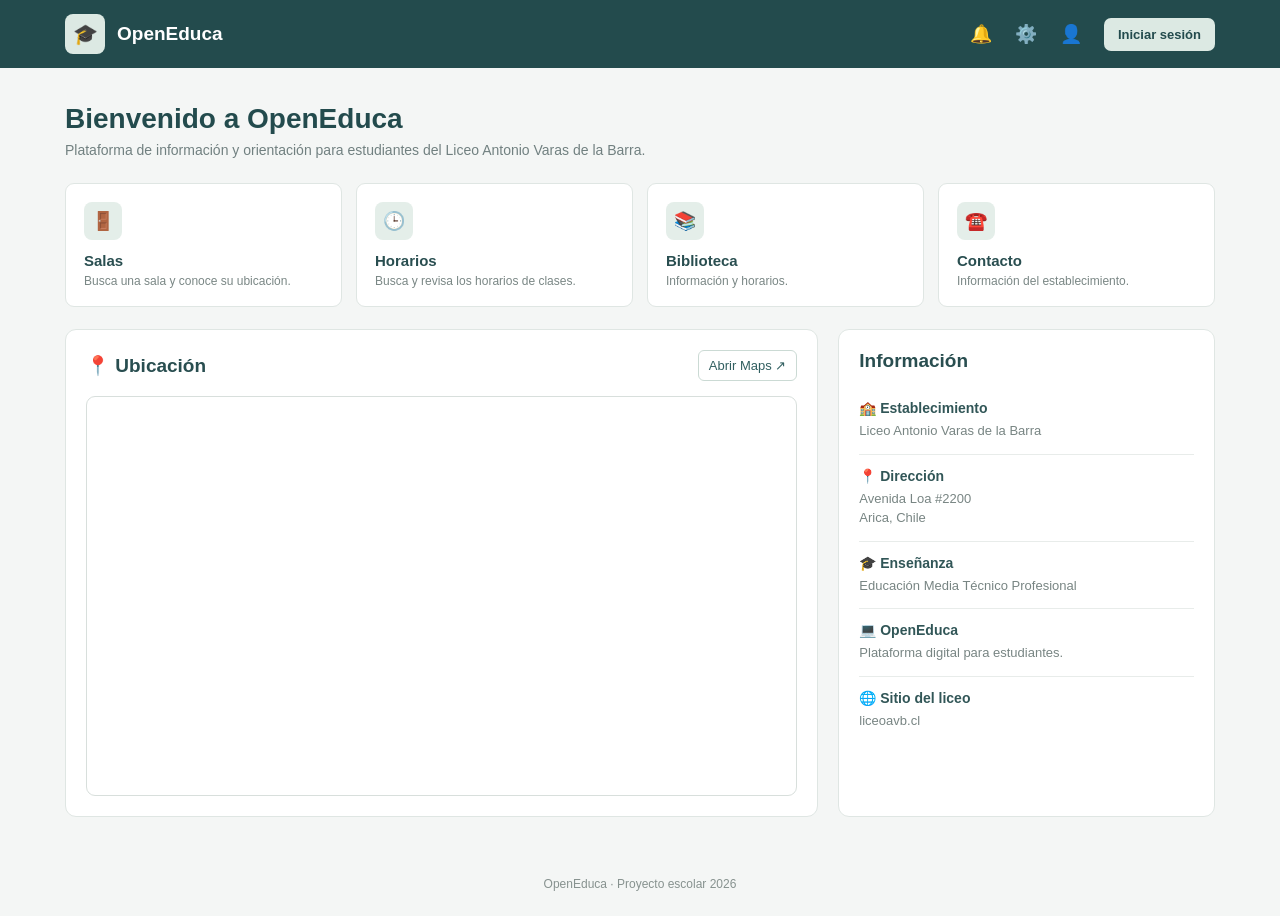
<file: EducaT/web/index.html>
<!DOCTYPE html>
<html lang="es">

<head>

    <meta charset="UTF-8">
    <meta name="viewport" content="width=device-width, initial-scale=1.0">

    <title>OpenEduca</title>

    <link rel="stylesheet" href="style.css">

</head>


<body>

    <!-- =========================
         CABECERA
    ========================== -->

    <header>

        <div class="logo">

            <div class="logo-icon">
                🎓
            </div>

            <h2>
                OpenEduca
            </h2>

        </div>


        <div class="header-buttons">

            <!-- NOTIFICACIONES -->

            <button
                class="header-button"
                onclick="abrirPanel('notificaciones')">

                🔔

            </button>


            <!-- AJUSTES -->

            <button
                class="header-button"
                onclick="abrirPanel('ajustes')">

                ⚙️

            </button>


            <!-- PERFIL -->

            <button
                class="header-button"
                onclick="abrirPanel('perfil')">

                👤

            </button>


            <!-- INICIAR SESIÓN -->

            <a
                href="login.html"
                class="login-header-button">

                Iniciar sesión

            </a>

        </div>

    </header>


    <!-- =========================
         PANEL AJUSTES
    ========================== -->

    <div id="ajustes" class="panel">

        <h3>
            Ajustes de OpenEduca
        </h3>


        <div class="panel-opcion">

            <span>
                Modo oscuro
            </span>

            <div
                id="switchOscuro"
                class="switch"
                onclick="modoOscuro()">
            </div>

        </div>


        <div class="panel-opcion">

            <span>
                Notificaciones
            </span>

            <div
                class="switch activo"
                onclick="this.classList.toggle('activo')">
            </div>

        </div>


        <div class="panel-opcion">

            <span>
                Sonidos
            </span>

            <div
                class="switch activo"
                onclick="this.classList.toggle('activo')">
            </div>

        </div>

    </div>


    <!-- =========================
         PANEL NOTIFICACIONES
    ========================== -->

    <div id="notificaciones" class="panel">

        <h3>
            Notificaciones
        </h3>


        <div class="notificacion">
            📢 Revisa los avisos del liceo.
        </div>


        <div class="notificacion">
            📚 Recuerda revisar tu horario.
        </div>


        <div class="notificacion">
            📝 Hay información nueva disponible.
        </div>

    </div>


    <!-- =========================
         PANEL PERFIL
    ========================== -->

    <div id="perfil" class="panel">

        <h3>
            Mi perfil
        </h3>


        <div class="panel-opcion">

            <span>
                Usuario
            </span>

            <strong>
                Invitado
            </strong>

        </div>


        <div class="panel-opcion">

            <span>
                Curso
            </span>

            <strong>
                Debes iniciar sesión
            </strong>

        </div>


        <div class="panel-opcion">

            <span>
                Rol
            </span>

            <strong>
                Debes iniciar sesión
            </strong>

        </div>

    </div>


    <!-- =========================
         CONTENIDO
    ========================== -->

    <main>

        <section class="bienvenida">

            <h1>
                Bienvenido a OpenEduca
            </h1>

            <p>
                Plataforma de información y orientación
                para estudiantes del Liceo Antonio Varas de la Barra.
            </p>

        </section>


        <!-- =========================
             MENÚ PRINCIPAL
        ========================== -->

        <section class="menu">


            <!-- SALAS -->

            <button
                class="menu-button"
                onclick="location.href='salas.html'">

                <div class="menu-icon">
                    🚪
                </div>

                <h3>
                    Salas
                </h3>

                <p>
                    Busca una sala y conoce su ubicación.
                </p>

            </button>


            <!-- HORARIOS -->

            <button
                class="menu-button"
                onclick="location.href='horarios.html'">

                <div class="menu-icon">
                    🕒
                </div>

                <h3>
                    Horarios
                </h3>

                <p>
                    Busca y revisa los horarios de clases.
                </p>

            </button>


            <!-- BIBLIOTECA -->

            <button
                class="menu-button"
                onclick="location.href='biblioteca.html'">

                <div class="menu-icon">
                    📚
                </div>

                <h3>
                    Biblioteca
                </h3>

                <p>
                    Información y horarios.
                </p>

            </button>


            <!-- CONTACTO -->

            <button
                class="menu-button"
                onclick="mostrarContacto()">

                <div class="menu-icon">
                    ☎️
                </div>

                <h3>
                    Contacto
                </h3>

                <p>
                    Información del establecimiento.
                </p>

            </button>

        </section>


        <!-- =========================
             MAPA + INFORMACIÓN
        ========================== -->

        <section class="contenedor">


            <!-- =========================
                 MAPA
            ========================== -->

            <div class="tarjeta">

                <div class="mapa-superior">

                    <h2>
                        📍 Ubicación
                    </h2>


                    <a
                        class="abrir-maps"

                        href="https://www.google.com/maps/search/?api=1&query=Liceo+Antonio+Varas+de+la+Barra,+Avenida+Loa+2200,+Arica,+Chile"

                        target="_blank">

                        Abrir Maps ↗

                    </a>

                </div>


                <div class="mapa">

                    <iframe

                        src="https://www.google.com/maps?q=Liceo+Antonio+Varas+de+la+Barra,+Avenida+Loa+2200,+Arica,+Chile&output=embed"

                        loading="lazy"

                        allowfullscreen

                        referrerpolicy="no-referrer-when-downgrade">

                    </iframe>

                </div>

            </div>


            <!-- =========================
                 INFORMACIÓN
            ========================== -->

            <div class="tarjeta">

                <h2>
                    Información
                </h2>


                <div class="dato">

                    <strong>
                        🏫 Establecimiento
                    </strong>

                    <span>
                        Liceo Antonio Varas de la Barra
                    </span>

                </div>


                <div class="dato">

                    <strong>
                        📍 Dirección
                    </strong>

                    <span>
                        Avenida Loa #2200<br>
                        Arica, Chile
                    </span>

                </div>


                <div class="dato">

                    <strong>
                        🎓 Enseñanza
                    </strong>

                    <span>
                        Educación Media Técnico Profesional
                    </span>

                </div>


                <div class="dato">

                    <strong>
                        💻 OpenEduca
                    </strong>

                    <span>
                        Plataforma digital para estudiantes.
                    </span>

                </div>


                <div class="dato">

                    <strong>
                        🌐 Sitio del liceo
                    </strong>

                    <span>
                        liceoavb.cl
                    </span>

                </div>

            </div>

        </section>

    </main>


    <!-- =========================
         FOOTER
    ========================== -->

    <footer>

        OpenEduca · Proyecto escolar 2026

    </footer>


    <!-- =========================
         JAVASCRIPT
    ========================== -->

    <script>

        /* =========================
           ABRIR PANELES
        ========================== */

        function abrirPanel(id) {

            const panel =
                document.getElementById(id);

            const abierto =
                panel.classList.contains("mostrar");


            // Cerrar todos los paneles

            document
                .querySelectorAll(".panel")
                .forEach(function(p) {

                    p.classList.remove("mostrar");

                });


            // Abrir el seleccionado

            if (!abierto) {

                panel.classList.add("mostrar");

            }

        }


        /* =========================
           MODO OSCURO
        ========================== */

        function modoOscuro() {

            document.body
                .classList.toggle("oscuro");


            document
                .getElementById("switchOscuro")
                .classList.toggle("activo");

        }


        /* =========================
           CONTACTO
        ========================== */

        function mostrarContacto() {

            alert(

                "CONTACTO\n\n" +

                "Liceo Antonio Varas de la Barra\n\n" +

                "Av. Loa #2200\n" +

                "Arica, Chile"

            );

        }

    </script>


</body>

</html>
</file>
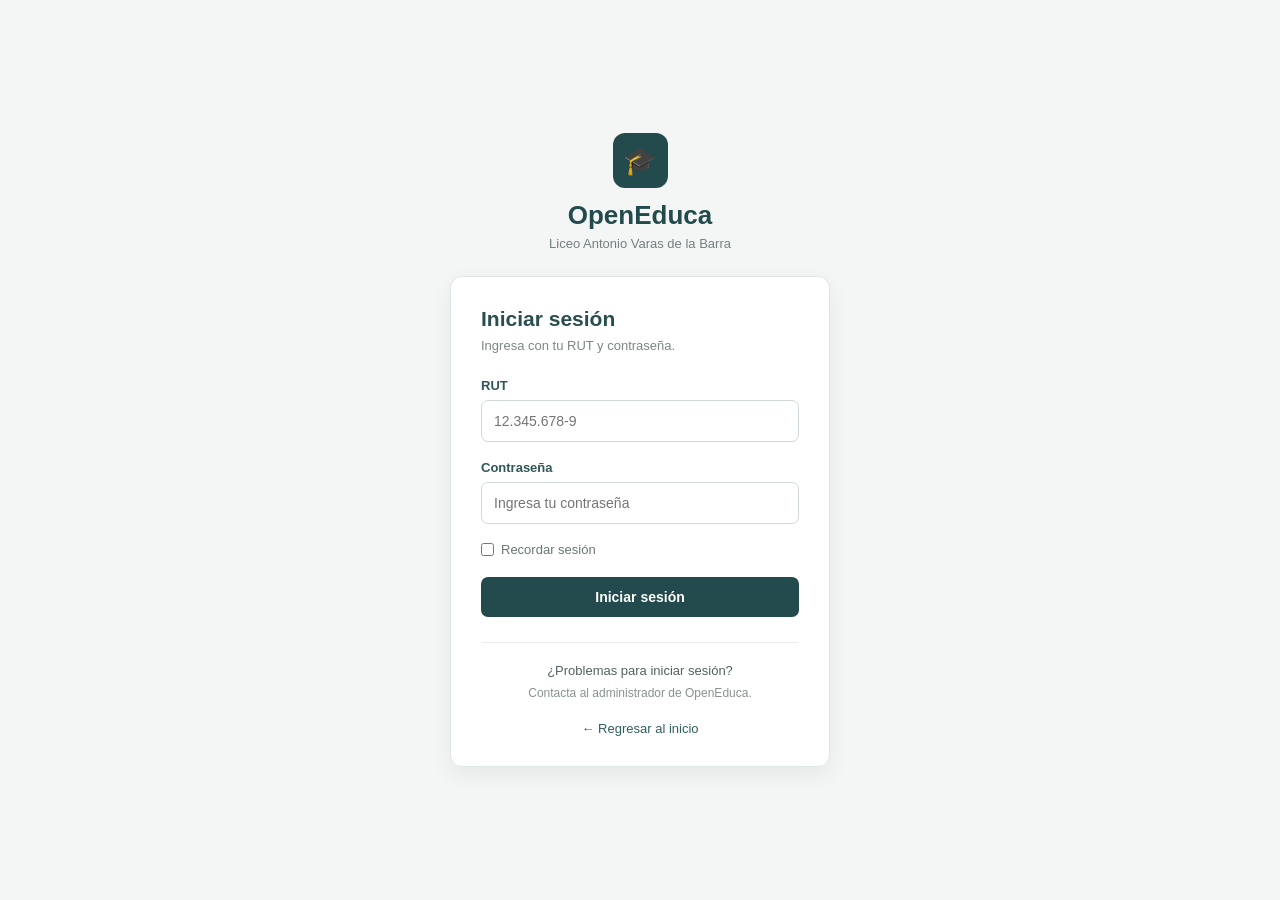
<file: Proyecto Final/login.html>
<!DOCTYPE html>
<html lang="es">

<head>

    <meta charset="UTF-8">
    <meta name="viewport" content="width=device-width, initial-scale=1.0">

    <title>Iniciar sesión - OpenEduca</title>

    <!-- CSS del login -->
    <link rel="stylesheet" href="login.css">

</head>


<body>

    <div class="login-container">

        <!-- =========================
             LOGO
        ========================== -->

        <div class="login-logo">

            <div class="logo-icon">
                🎓
            </div>

            <h1>
                OpenEduca
            </h1>

            <p>
                Liceo Antonio Varas de la Barra
            </p>

        </div>


        <!-- =========================
             FORMULARIO
        ========================== -->

        <div class="login-card">

            <h2>
                Iniciar sesión
            </h2>

            <p class="login-descripcion">
                Ingresa con tu RUT y contraseña.
            </p>


            <form id="loginForm">


                <!-- RUT -->

                <div class="campo">

                    <label for="rut">
                        RUT
                    </label>

                    <input
                        type="text"
                        id="rut"
                        name="rut"
                        placeholder="12.345.678-9"
                        maxlength="12"
                        required>

                </div>


                <!-- CONTRASEÑA -->

                <div class="campo">

                    <label for="password">
                        Contraseña
                    </label>

                    <input
                        type="password"
                        id="password"
                        name="password"
                        placeholder="Ingresa tu contraseña"
                        required>

                </div>


                <!-- RECORDAR SESIÓN -->

                <div class="recordar">

                    <label>

                        <input
                            type="checkbox"
                            id="recordar">

                        Recordar sesión

                    </label>

                </div>


                <!-- BOTÓN -->

                <button
                    type="submit"
                    class="boton-login">

                    Iniciar sesión

                </button>


                <!-- MENSAJE DE ERROR -->

                <p
                    id="mensaje"
                    class="mensaje">
                </p>


            </form>


            <!-- =========================
                 INFORMACIÓN
            ========================== -->

            <div class="ayuda">

                <p>
                    ¿Problemas para iniciar sesión?
                </p>

                <span>
                    Contacta al administrador de OpenEduca.
                </span>

            </div>


            <!-- =========================
                 REGRESAR
            ========================== -->

            <a
                href="proyecto.html"
                class="boton-regresar">

                ← Regresar al inicio

            </a>

        </div>

    </div>


    <!-- =========================
         JAVASCRIPT
    ========================== -->

    <script>

        const loginForm =
            document.getElementById("loginForm");


        const rutInput =
            document.getElementById("rut");


        const mensaje =
            document.getElementById("mensaje");


        /* =========================
           FORMATEAR RUT
        ========================== */

        rutInput.addEventListener("input", function() {

            let rut = this.value
                .replace(/[^0-9kK]/g, "")
                .toUpperCase();


            if (rut.length > 1) {

                let cuerpo =
                    rut.slice(0, -1);

                let digito =
                    rut.slice(-1);


                cuerpo =
                    cuerpo.replace(
                        /\B(?=(\d{3})+(?!\d))/g,
                        "."
                    );


                this.value =
                    cuerpo + "-" + digito;

            } else {

                this.value = rut;

            }

        });


        /* =========================
           INICIAR SESIÓN
        ========================== */

        loginForm.addEventListener(
            "submit",
            function(event) {

                event.preventDefault();


                const rut =
                    rutInput.value.trim();


                const password =
                    document.getElementById(
                        "password"
                    ).value.trim();


                mensaje.textContent = "";


                if (rut === "" || password === "") {

                    mensaje.textContent =
                        "Completa todos los campos.";

                    mensaje.classList.add("error");

                    return;

                }


                /*
                 * =================================
                 * AUTENTICACIÓN
                 * =================================
                 *
                 * Aquí posteriormente conectaremos
                 * la base de datos.
                 *
                 * El sistema comprobará:
                 *
                 * RUT
                 * +
                 * contraseña
                 *
                 * y determinará automáticamente
                 * si es:
                 *
                 * estudiante
                 * docente
                 * administrador
                 *
                 */


                mensaje.textContent =
                    "Inicio de sesión preparado para conectar con la base de datos.";

                mensaje.classList.remove("error");
                mensaje.classList.add("correcto");

            }
        );

    </script>


</body>

</html>
</file>
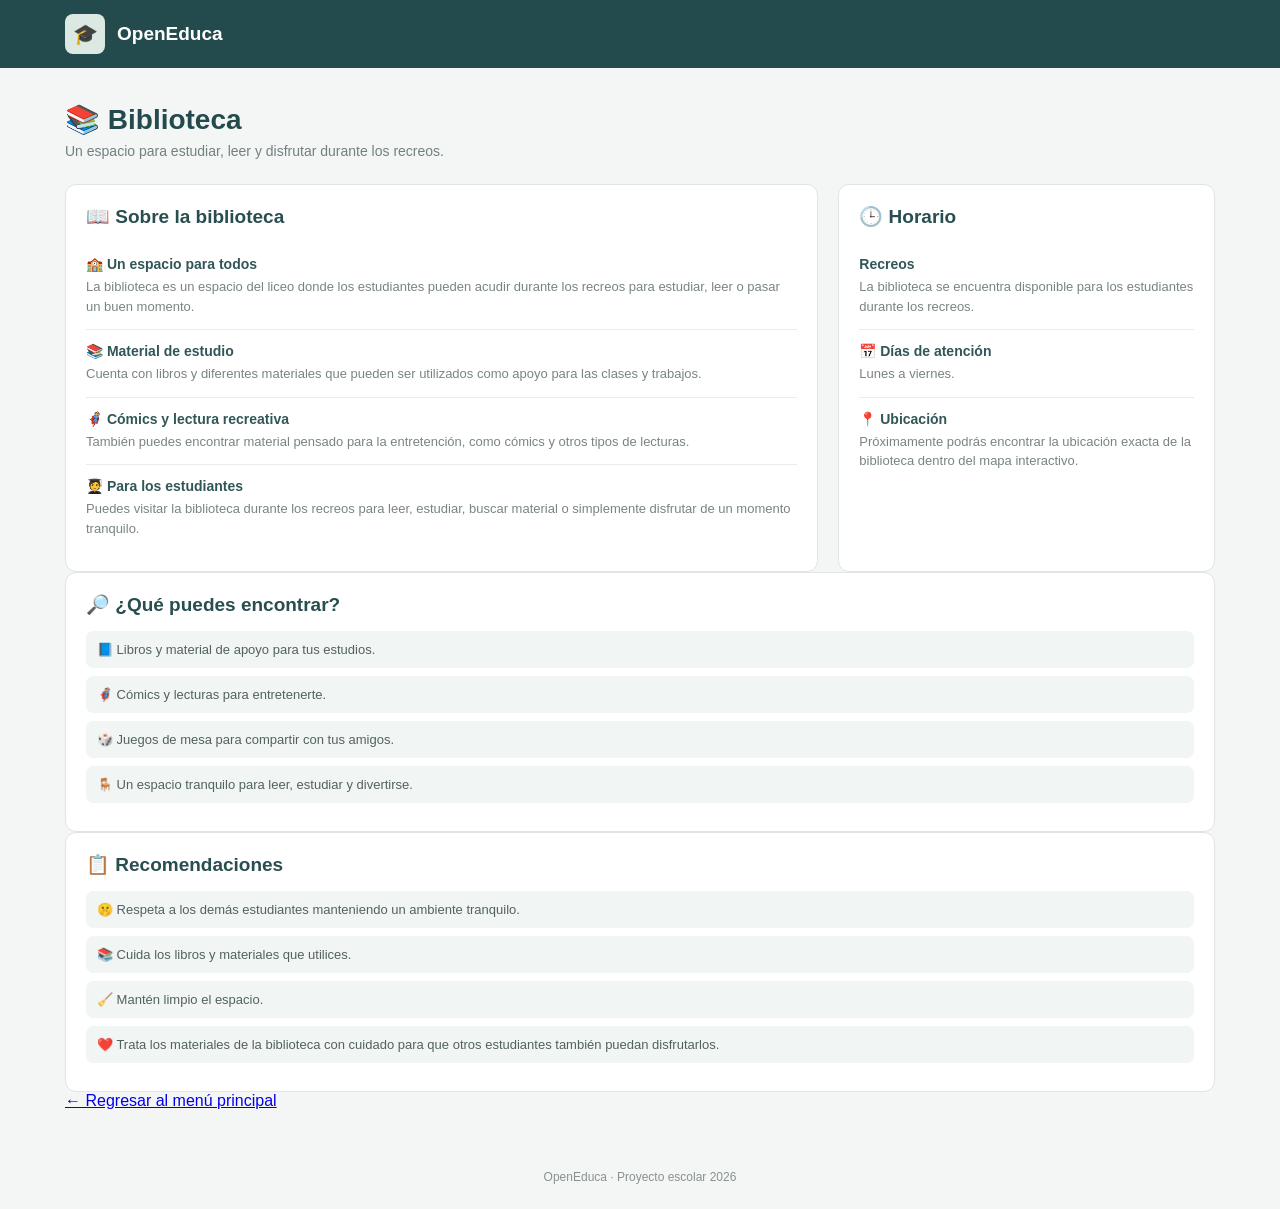
<file: EducaT/web/biblioteca.html>
<!DOCTYPE html>
<html lang="es">

<head>

    <meta charset="UTF-8">

    <meta name="viewport" content="width=device-width, initial-scale=1.0">

    <title>Biblioteca - OpenEduca</title>

    <link rel="stylesheet" href="style.css">

</head>


<body>

    <!-- =========================
         CABECERA
    ========================== -->

    <header>

        <div class="logo">

            <div class="logo-icon">
                🎓
            </div>

            <h2>
                OpenEduca
            </h2>

        </div>

    </header>


    <!-- =========================
         CONTENIDO PRINCIPAL
    ========================== -->

    <main>

        <section class="bienvenida">

            <h1>
                📚 Biblioteca
            </h1>

            <p>
                Un espacio para estudiar, leer y disfrutar
                durante los recreos.
            </p>

        </section>


        <!-- =========================
             INFORMACIÓN PRINCIPAL
        ========================== -->

        <section class="contenedor">


            <!-- ¿QUÉ ES LA BIBLIOTECA? -->

            <div class="tarjeta">

                <h2>
                    📖 Sobre la biblioteca
                </h2>


                <div class="dato">

                    <strong>
                        🏫 Un espacio para todos
                    </strong>

                    <span>
                        La biblioteca es un espacio del liceo
                        donde los estudiantes pueden acudir
                        durante los recreos para estudiar,
                        leer o pasar un buen momento.
                    </span>

                </div>


                <div class="dato">

                    <strong>
                        📚 Material de estudio
                    </strong>

                    <span>
                        Cuenta con libros y diferentes
                        materiales que pueden ser utilizados
                        como apoyo para las clases y trabajos.
                    </span>

                </div>


                <div class="dato">

                    <strong>
                        🦸 Cómics y lectura recreativa
                    </strong>

                    <span>
                        También puedes encontrar material
                        pensado para la entretención, como
                        cómics y otros tipos de lecturas.
                    </span>

                </div>


                <div class="dato">

                    <strong>
                        🧑‍🎓 Para los estudiantes
                    </strong>

                    <span>
                        Puedes visitar la biblioteca durante
                        los recreos para leer, estudiar,
                        buscar material o simplemente
                        disfrutar de un momento tranquilo.
                    </span>

                </div>

            </div>


            <!-- HORARIOS -->

            <div class="tarjeta">

                <h2>
                    🕒 Horario
                </h2>


                <div class="dato">

                    <strong>
                        Recreos
                    </strong>

                    <span>
                        La biblioteca se encuentra disponible
                        para los estudiantes durante los
                        recreos.
                    </span>

                </div>


                <div class="dato">

                    <strong>
                        📅 Días de atención
                    </strong>

                    <span>
                        Lunes a viernes.
                    </span>

                </div>


                <div class="dato">

                    <strong>
                        📍 Ubicación
                    </strong>

                    <span>
                        Próximamente podrás encontrar la
                        ubicación exacta de la biblioteca
                        dentro del mapa interactivo.
                    </span>

                </div>

            </div>

        </section>


        <!-- =========================
             ¿QUÉ PUEDES ENCONTRAR?
        ========================== -->

        <section class="tarjeta biblioteca-reglas">

            <h2>
                🔎 ¿Qué puedes encontrar?
            </h2>


            <div class="notificacion">
                📘 Libros y material de apoyo para tus estudios.
            </div>


            <div class="notificacion">
                🦸 Cómics y lecturas para entretenerte.
            </div>


            <div class="notificacion">
                🎲 Juegos de mesa para compartir con tus amigos.
            </div>


            <div class="notificacion">
                🪑 Un espacio tranquilo para leer, estudiar y divertirse.
            </div>

        </section>


        <!-- =========================
             RECOMENDACIONES
        ========================== -->

        <section class="tarjeta biblioteca-reglas">

            <h2>
                📋 Recomendaciones
            </h2>


            <div class="notificacion">
                🤫 Respeta a los demás estudiantes manteniendo
                un ambiente tranquilo.
            </div>


            <div class="notificacion">
                📚 Cuida los libros y materiales que utilices.
            </div>


            <div class="notificacion">
                🧹 Mantén limpio el espacio.
            </div>


            <div class="notificacion">
                ❤️ Trata los materiales de la biblioteca
                con cuidado para que otros estudiantes
                también puedan disfrutarlos.
            </div>

        </section>


        <!-- =========================
             REGRESAR
        ========================== -->

        <div class="volver">

            <a href="proyecto.html" class="boton-regresar">
                ← Regresar al menú principal
            </a>

        </div>

    </main>


    <!-- =========================
         FOOTER
    ========================== -->

    <footer>

        OpenEduca · Proyecto escolar 2026

    </footer>


</body>

</html>
</file>
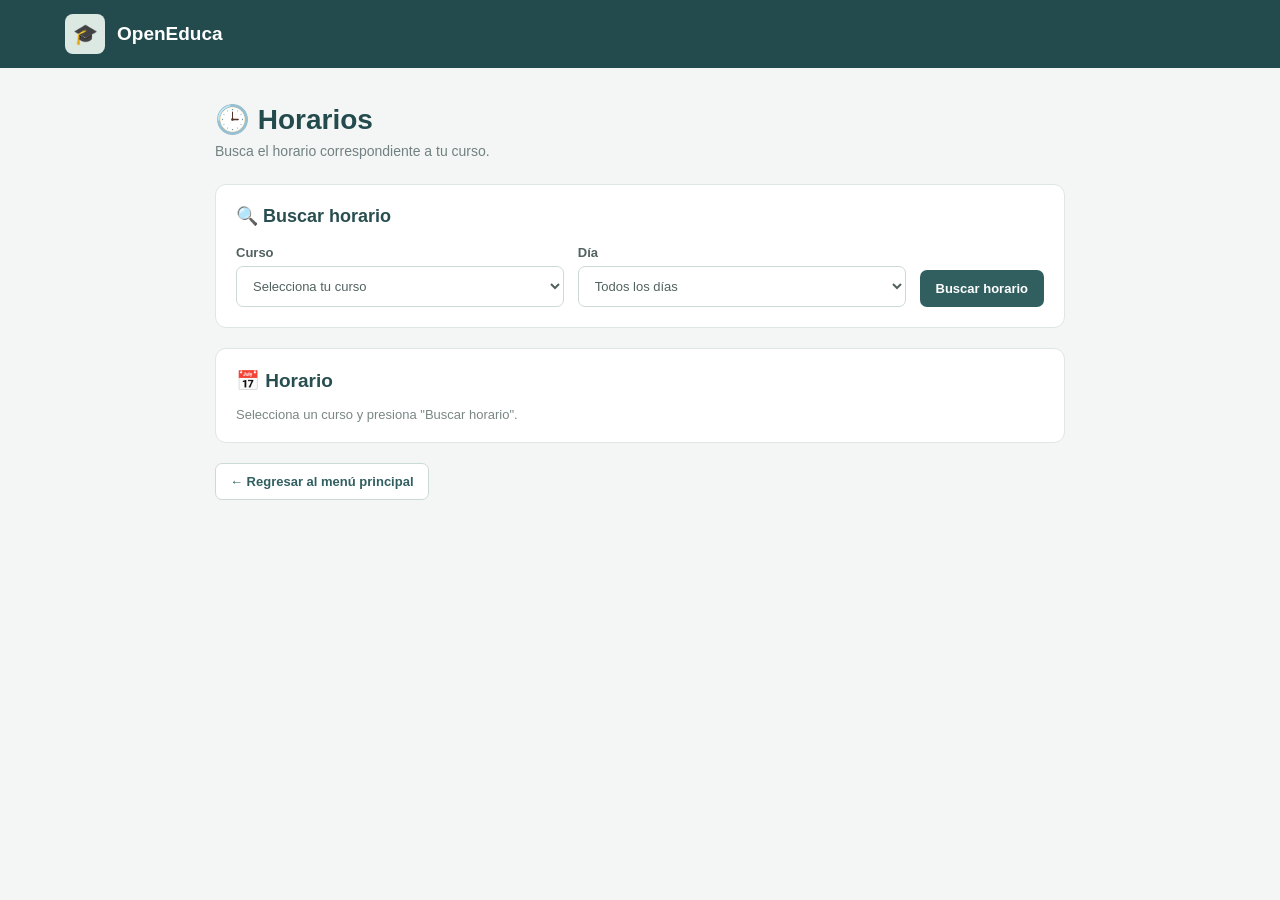
<file: EducaT/web/horarios.html>
<!DOCTYPE html>
<html lang="es">

<head>

    <meta charset="UTF-8">

    <meta name="viewport"
          content="width=device-width, initial-scale=1.0">

    <title>Horarios - OpenEduca</title>

    <link rel="stylesheet" href="style.css">

</head>


<body>


<header>

    <div class="logo">

        <div class="logo-icon">
            🎓
        </div>

        <h2>
            OpenEduca
        </h2>

    </div>

</header>


<main class="pagina-horarios">


    <section class="bienvenida">

        <h1>
            🕒 Horarios
        </h1>

        <p>
            Busca el horario correspondiente a tu curso.
        </p>

    </section>


    <!-- BUSCADOR -->

    <section class="buscador-horarios">

        <h2>
            🔍 Buscar horario
        </h2>


        <div class="formulario-horario">


            <div>

                <label for="curso">
                    Curso
                </label>

                <select id="curso">

                    <option value="">
                        Selecciona tu curso
                    </option>

                    <option value="1medio">
                        1° Medio
                    </option>

                    <option value="2medio">
                        2° Medio
                    </option>

                    <option value="3medio">
                        3° Medio
                    </option>

                    <option value="4medio">
                        4° Medio
                    </option>

                </select>

            </div>


            <div>

                <label for="dia">
                    Día
                </label>

                <select id="dia">

                    <option value="">
                        Todos los días
                    </option>

                    <option value="lunes">
                        Lunes
                    </option>

                    <option value="martes">
                        Martes
                    </option>

                    <option value="miercoles">
                        Miércoles
                    </option>

                    <option value="jueves">
                        Jueves
                    </option>

                    <option value="viernes">
                        Viernes
                    </option>

                </select>

            </div>


            <button
                class="buscar-horario-button"
                onclick="buscarHorario()">

                Buscar horario

            </button>

        </div>

    </section>


    <!-- RESULTADO -->

    <section
        id="resultadoHorario"
        class="resultado-horario">

        <h2>
            📅 Horario
        </h2>

        <p class="horario-ayuda">
            Selecciona un curso y presiona
            "Buscar horario".
        </p>

    </section>


    <a
        href="proyecto.html"
        class="regresar">

        ← Regresar al menú principal

    </a>


</main>


<script>

function buscarHorario() {

    const curso =
        document
        .getElementById("curso")
        .value;


    const dia =
        document
        .getElementById("dia")
        .value;


    const resultado =
        document
        .getElementById("resultadoHorario");


    if (curso === "") {

        resultado.innerHTML = `

            <h2>
                📅 Horario
            </h2>

            <p class="horario-error">
                Selecciona un curso para buscar
                su horario.
            </p>

        `;

        return;

    }


    let nombreCurso = "";


    if (curso === "1medio") {
        nombreCurso = "1° Medio";
    }

    if (curso === "2medio") {
        nombreCurso = "2° Medio";
    }

    if (curso === "3medio") {
        nombreCurso = "3° Medio";
    }

    if (curso === "4medio") {
        nombreCurso = "4° Medio";
    }


    resultado.innerHTML = `

        <h2>
            📅 ${nombreCurso}
        </h2>

        <div class="horario-item">

            <strong>
                08:00 - 09:30
            </strong>

            <span>
                Matemática
            </span>

            <small>
                🚪 Sala 101
            </small>

        </div>


        <div class="horario-item">

            <strong>
                09:45 - 11:15
            </strong>

            <span>
                Lenguaje
            </span>

            <small>
                🚪 Sala 102
            </small>

        </div>


        <div class="horario-item">

            <strong>
                11:30 - 13:00
            </strong>

            <span>
                Programación
            </span>

            <small>
                💻 Laboratorio
            </small>

        </div>


        <div class="horario-item">

            <strong>
                14:00 - 15:30
            </strong>

            <span>
                Inglés
            </span>

            <small>
                🚪 Sala 203
            </small>

        </div>

    `;

}

</script>


</body>

</html>
</file>
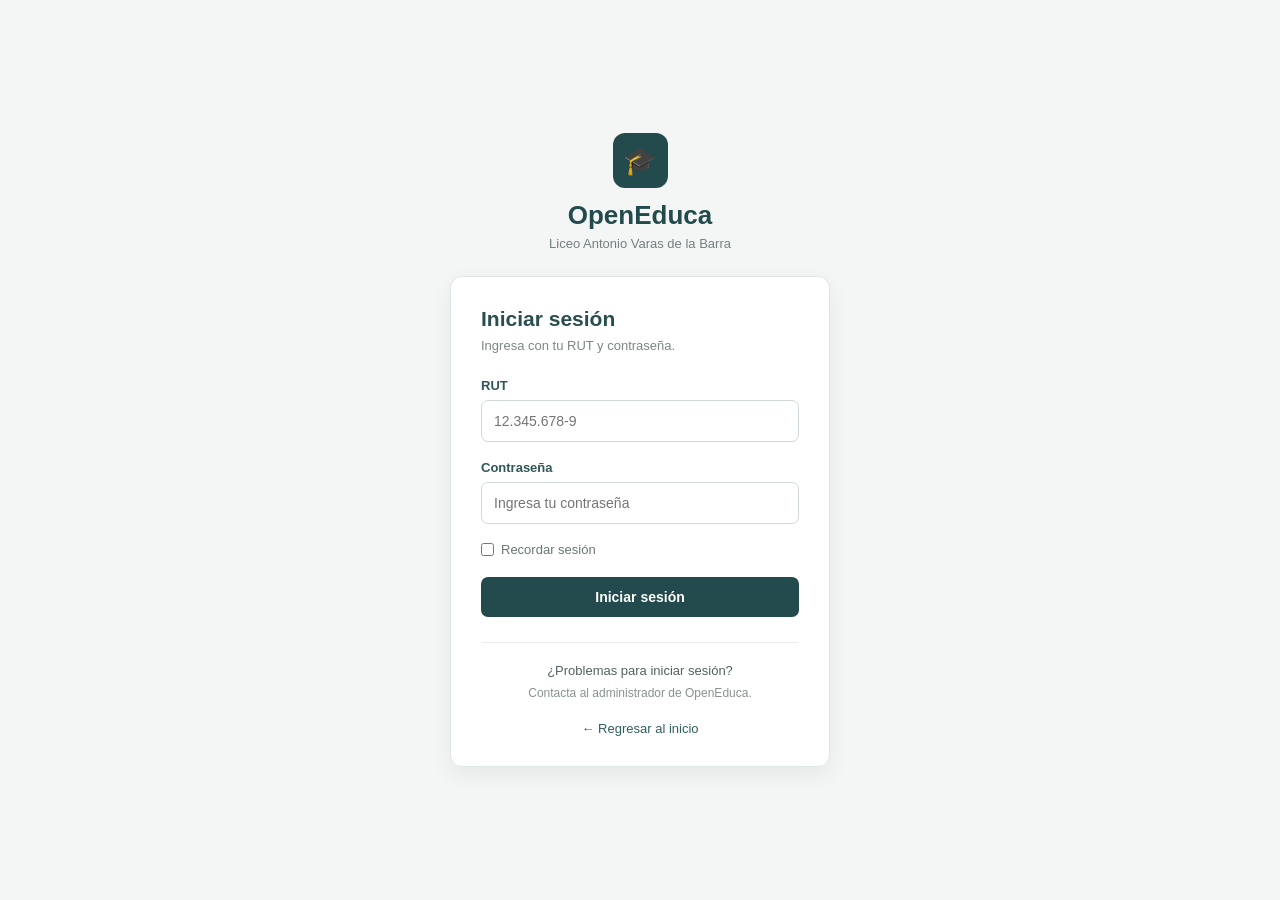
<file: EducaT/web/login.html>
<!DOCTYPE html>
<html lang="es">

<head>

    <meta charset="UTF-8">
    <meta name="viewport" content="width=device-width, initial-scale=1.0">

    <title>Iniciar sesión - OpenEduca</title>

    <!-- CSS del login -->
    <link rel="stylesheet" href="login.css">

</head>


<body>

    <div class="login-container">

        <!-- =========================
             LOGO
        ========================== -->

        <div class="login-logo">

            <div class="logo-icon">
                🎓
            </div>

            <h1>
                OpenEduca
            </h1>

            <p>
                Liceo Antonio Varas de la Barra
            </p>

        </div>


        <!-- =========================
             FORMULARIO
        ========================== -->

        <div class="login-card">

            <h2>
                Iniciar sesión
            </h2>

            <p class="login-descripcion">
                Ingresa con tu RUT y contraseña.
            </p>


            <form id="loginForm">


                <!-- RUT -->

                <div class="campo">

                    <label for="rut">
                        RUT
                    </label>

                    <input
                        type="text"
                        id="rut"
                        name="rut"
                        placeholder="12.345.678-9"
                        maxlength="12"
                        required>

                </div>


                <!-- CONTRASEÑA -->

                <div class="campo">

                    <label for="password">
                        Contraseña
                    </label>

                    <input
                        type="password"
                        id="password"
                        name="password"
                        placeholder="Ingresa tu contraseña"
                        required>

                </div>


                <!-- RECORDAR SESIÓN -->

                <div class="recordar">

                    <label>

                        <input
                            type="checkbox"
                            id="recordar">

                        Recordar sesión

                    </label>

                </div>


                <!-- BOTÓN -->

                <button
                    type="submit"
                    class="boton-login">

                    Iniciar sesión

                </button>


                <!-- MENSAJE DE ERROR -->

                <p
                    id="mensaje"
                    class="mensaje">
                </p>


            </form>


            <!-- =========================
                 INFORMACIÓN
            ========================== -->

            <div class="ayuda">

                <p>
                    ¿Problemas para iniciar sesión?
                </p>

                <span>
                    Contacta al administrador de OpenEduca.
                </span>

            </div>


            <!-- =========================
                 REGRESAR
            ========================== -->

            <a
                href="proyecto.html"
                class="boton-regresar">

                ← Regresar al inicio

            </a>

        </div>

    </div>


    <!-- =========================
         JAVASCRIPT
    ========================== -->

    <script>

        const loginForm =
            document.getElementById("loginForm");


        const rutInput =
            document.getElementById("rut");


        const mensaje =
            document.getElementById("mensaje");


        /* =========================
           FORMATEAR RUT
        ========================== */

        rutInput.addEventListener("input", function() {

            let rut = this.value
                .replace(/[^0-9kK]/g, "")
                .toUpperCase();


            if (rut.length > 1) {

                let cuerpo =
                    rut.slice(0, -1);

                let digito =
                    rut.slice(-1);


                cuerpo =
                    cuerpo.replace(
                        /\B(?=(\d{3})+(?!\d))/g,
                        "."
                    );


                this.value =
                    cuerpo + "-" + digito;

            } else {

                this.value = rut;

            }

        });


        /* =========================
           INICIAR SESIÓN
        ========================== */

        loginForm.addEventListener(
            "submit",
            function(event) {

                event.preventDefault();


                const rut =
                    rutInput.value.trim();


                const password =
                    document.getElementById(
                        "password"
                    ).value.trim();


                mensaje.textContent = "";


                if (rut === "" || password === "") {

                    mensaje.textContent =
                        "Completa todos los campos.";

                    mensaje.classList.add("error");

                    return;

                }


                /*
                 * =================================
                 * AUTENTICACIÓN
                 * =================================
                 *
                 * Aquí posteriormente conectaremos
                 * la base de datos.
                 *
                 * El sistema comprobará:
                 *
                 * RUT
                 * +
                 * contraseña
                 *
                 * y determinará automáticamente
                 * si es:
                 *
                 * estudiante
                 * docente
                 * administrador
                 *
                 */


                mensaje.textContent =
                    "Inicio de sesión preparado para conectar con la base de datos.";

                mensaje.classList.remove("error");
                mensaje.classList.add("correcto");

            }
        );

    </script>


</body>

</html>
</file>
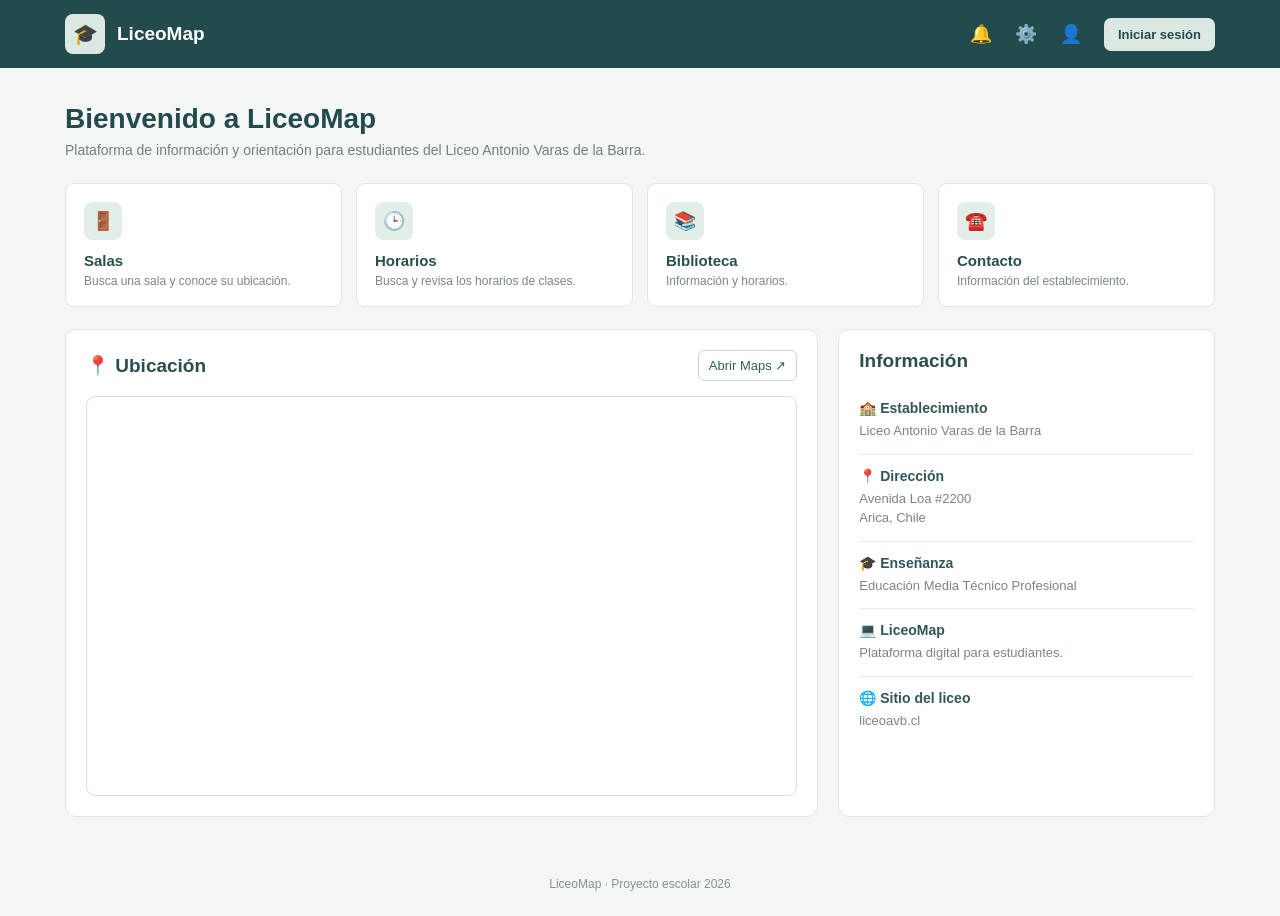
<file: EducaT/web/proyecto.html>
<!DOCTYPE html>
<html lang="es">

<head>

    <meta charset="UTF-8">
    <meta name="viewport" content="width=device-width, initial-scale=1.0">

    <title>LiceoMap</title>

    <link rel="stylesheet" href="style.css">

</head>


<body>

    <!-- =========================
         CABECERA
    ========================== -->

    <header>

        <div class="logo">

            <div class="logo-icon">
                🎓
            </div>

            <h2>
                LiceoMap
            </h2>

        </div>


        <div class="header-buttons">

            <!-- NOTIFICACIONES -->

            <button
                class="header-button"
                onclick="abrirPanel('notificaciones')">

                🔔

            </button>


            <!-- AJUSTES -->

            <button
                class="header-button"
                onclick="abrirPanel('ajustes')">

                ⚙️

            </button>


            <!-- PERFIL -->

            <button
                class="header-button"
                onclick="abrirPanel('perfil')">

                👤

            </button>


            <!-- INICIAR SESIÓN -->

            <a
                href="login.html"
                class="login-header-button">

                Iniciar sesión

            </a>

        </div>

    </header>


    <!-- =========================
         PANEL AJUSTES
    ========================== -->

    <div id="ajustes" class="panel">

        <h3>
            Ajustes de OpenEduca
        </h3>


        <div class="panel-opcion">

            <span>
                Modo oscuro
            </span>

            <div
                id="switchOscuro"
                class="switch"
                onclick="modoOscuro()">
            </div>

        </div>


        <div class="panel-opcion">

            <span>
                Notificaciones
            </span>

            <div
                class="switch activo"
                onclick="this.classList.toggle('activo')">
            </div>

        </div>


        <div class="panel-opcion">

            <span>
                Sonidos
            </span>

            <div
                class="switch activo"
                onclick="this.classList.toggle('activo')">
            </div>

        </div>

    </div>


    <!-- =========================
         PANEL NOTIFICACIONES
    ========================== -->

    <div id="notificaciones" class="panel">

        <h3>
            Notificaciones
        </h3>


        <div class="notificacion">
            📢 Revisa los avisos del liceo.
        </div>


        <div class="notificacion">
            📚 Recuerda revisar tu horario.
        </div>


        <div class="notificacion">
            📝 Hay información nueva disponible.
        </div>

    </div>


    <!-- =========================
         PANEL PERFIL
    ========================== -->

    <div id="perfil" class="panel">

        <h3>
            Mi perfil
        </h3>


        <div class="panel-opcion">

            <span>
                Usuario
            </span>

            <strong>
                Invitado
            </strong>

        </div>


        <div class="panel-opcion">

            <span>
                Curso
            </span>

            <strong>
                Debes iniciar sesión
            </strong>

        </div>


        <div class="panel-opcion">

            <span>
                Rol
            </span>

            <strong>
                Debes iniciar sesión
            </strong>

        </div>

    </div>


    <!-- =========================
         CONTENIDO
    ========================== -->

    <main>

        <section class="bienvenida">

            <h1>
                Bienvenido a LiceoMap
            </h1>

            <p>
                Plataforma de información y orientación
                para estudiantes del Liceo Antonio Varas de la Barra.
            </p>

        </section>


        <!-- =========================
             MENÚ PRINCIPAL
        ========================== -->

        <section class="menu">


            <!-- SALAS -->

            <button
                class="menu-button"
                onclick="location.href='salas.html'">

                <div class="menu-icon">
                    🚪
                </div>

                <h3>
                    Salas
                </h3>

                <p>
                    Busca una sala y conoce su ubicación.
                </p>

            </button>


            <!-- HORARIOS -->

            <button
                class="menu-button"
                onclick="location.href='horarios.html'">

                <div class="menu-icon">
                    🕒
                </div>

                <h3>
                    Horarios
                </h3>

                <p>
                    Busca y revisa los horarios de clases.
                </p>

            </button>


            <!-- BIBLIOTECA -->

            <button
                class="menu-button"
                onclick="location.href='biblioteca.html'">

                <div class="menu-icon">
                    📚
                </div>

                <h3>
                    Biblioteca
                </h3>

                <p>
                    Información y horarios.
                </p>

            </button>


            <!-- CONTACTO -->

            <button
                class="menu-button"
                onclick="mostrarContacto()">

                <div class="menu-icon">
                    ☎️
                </div>

                <h3>
                    Contacto
                </h3>

                <p>
                    Información del establecimiento.
                </p>

            </button>

        </section>


        <!-- =========================
             MAPA + INFORMACIÓN
        ========================== -->

        <section class="contenedor">


            <!-- =========================
                 MAPA
            ========================== -->

            <div class="tarjeta">

                <div class="mapa-superior">

                    <h2>
                        📍 Ubicación
                    </h2>


                    <a
                        class="abrir-maps"

                        href="https://www.google.com/maps/search/?api=1&query=Liceo+Antonio+Varas+de+la+Barra,+Avenida+Loa+2200,+Arica,+Chile"

                        target="_blank">

                        Abrir Maps ↗

                    </a>

                </div>


                <div class="mapa">

                    <iframe

                        src="https://www.google.com/maps?q=Liceo+Antonio+Varas+de+la+Barra,+Avenida+Loa+2200,+Arica,+Chile&output=embed"

                        loading="lazy"

                        allowfullscreen

                        referrerpolicy="no-referrer-when-downgrade">

                    </iframe>

                </div>

            </div>


            <!-- =========================
                 INFORMACIÓN
            ========================== -->

            <div class="tarjeta">

                <h2>
                    Información
                </h2>


                <div class="dato">

                    <strong>
                        🏫 Establecimiento
                    </strong>

                    <span>
                        Liceo Antonio Varas de la Barra
                    </span>

                </div>


                <div class="dato">

                    <strong>
                        📍 Dirección
                    </strong>

                    <span>
                        Avenida Loa #2200<br>
                        Arica, Chile
                    </span>

                </div>


                <div class="dato">

                    <strong>
                        🎓 Enseñanza
                    </strong>

                    <span>
                        Educación Media Técnico Profesional
                    </span>

                </div>


                <div class="dato">

                    <strong>
                        💻 LiceoMap
                    </strong>

                    <span>
                        Plataforma digital para estudiantes.
                    </span>

                </div>


                <div class="dato">

                    <strong>
                        🌐 Sitio del liceo
                    </strong>

                    <span>
                        liceoavb.cl
                    </span>

                </div>

            </div>

        </section>

    </main>


    <!-- =========================
         FOOTER
    ========================== -->

    <footer>

        LiceoMap · Proyecto escolar 2026

    </footer>


    <!-- =========================
         JAVASCRIPT
    ========================== -->

   <script>

/* =========================
   ABRIR PANELES
========================= */

function abrirPanel(id) {

    const panel = document.getElementById(id);

    const abierto =
        panel.classList.contains("mostrar");


    // Cerrar todos los paneles

    document
        .querySelectorAll(".panel")
        .forEach(function(p) {

            p.classList.remove("mostrar");

        });


    // Abrir el panel seleccionado

    if (!abierto) {

        panel.classList.add("mostrar");

    }

}


/* =========================
   MODO OSCURO
========================= */

function modoOscuro() {

    // Cambiar el modo actual

    document.body.classList.toggle("oscuro");


    // Comprobar si quedó activado

    const oscuro =
        document.body.classList.contains("oscuro");


    // Cambiar el estado visual del interruptor

    const switchOscuro =
        document.getElementById("switchOscuro");

    if (oscuro) {

        switchOscuro.classList.add("activo");

    } else {

        switchOscuro.classList.remove("activo");

    }


    // Guardar la configuración

    localStorage.setItem(
        "modoOscuro",
        oscuro
    );

}


/* =========================
   CARGAR MODO OSCURO GUARDADO
========================= */

document.addEventListener(
    "DOMContentLoaded",
    function() {

        // Obtener configuración guardada

        const modoGuardado =
            localStorage.getItem("modoOscuro");


        // Si estaba activado anteriormente

        if (modoGuardado === "true") {

            document.body.classList.add("oscuro");


            // Activar visualmente el switch

            const switchOscuro =
                document.getElementById("switchOscuro");

            if (switchOscuro) {

                switchOscuro.classList.add("activo");

            }

        }

    }
);


/* =========================
   SALAS
========================= */

function mostrarSalas() {

    alert(
        "SALAS\n\n" +

        "Edificio A\n" +
        "Salas 101 - 105\n\n" +

        "Edificio B\n" +
        "Salas 201 - 205"
    );

}


/* =========================
   HORARIOS
========================= */

function mostrarHorario() {

    alert(
        "HORARIO\n\n" +

        "08:00 - Matemática\n" +
        "09:30 - Lenguaje\n" +
        "11:00 - Ciencias\n" +
        "12:30 - Almuerzo"
    );

}


/* =========================
   BIBLIOTECA
========================= */

function mostrarBiblioteca() {

    alert(
        "BIBLIOTECA\n\n" +

        "Horario de atención:\n" +

        "08:00 - 17:30"
    );

}


/* =========================
   CONTACTO
========================= */

function mostrarContacto() {

    alert(
        "CONTACTO\n\n" +

        "Liceo Antonio Varas de la Barra\n\n" +

        "Av. Loa #2200\n" +

        "Arica, Chile"
    );

}

</script>


</body>

</html>
</file>
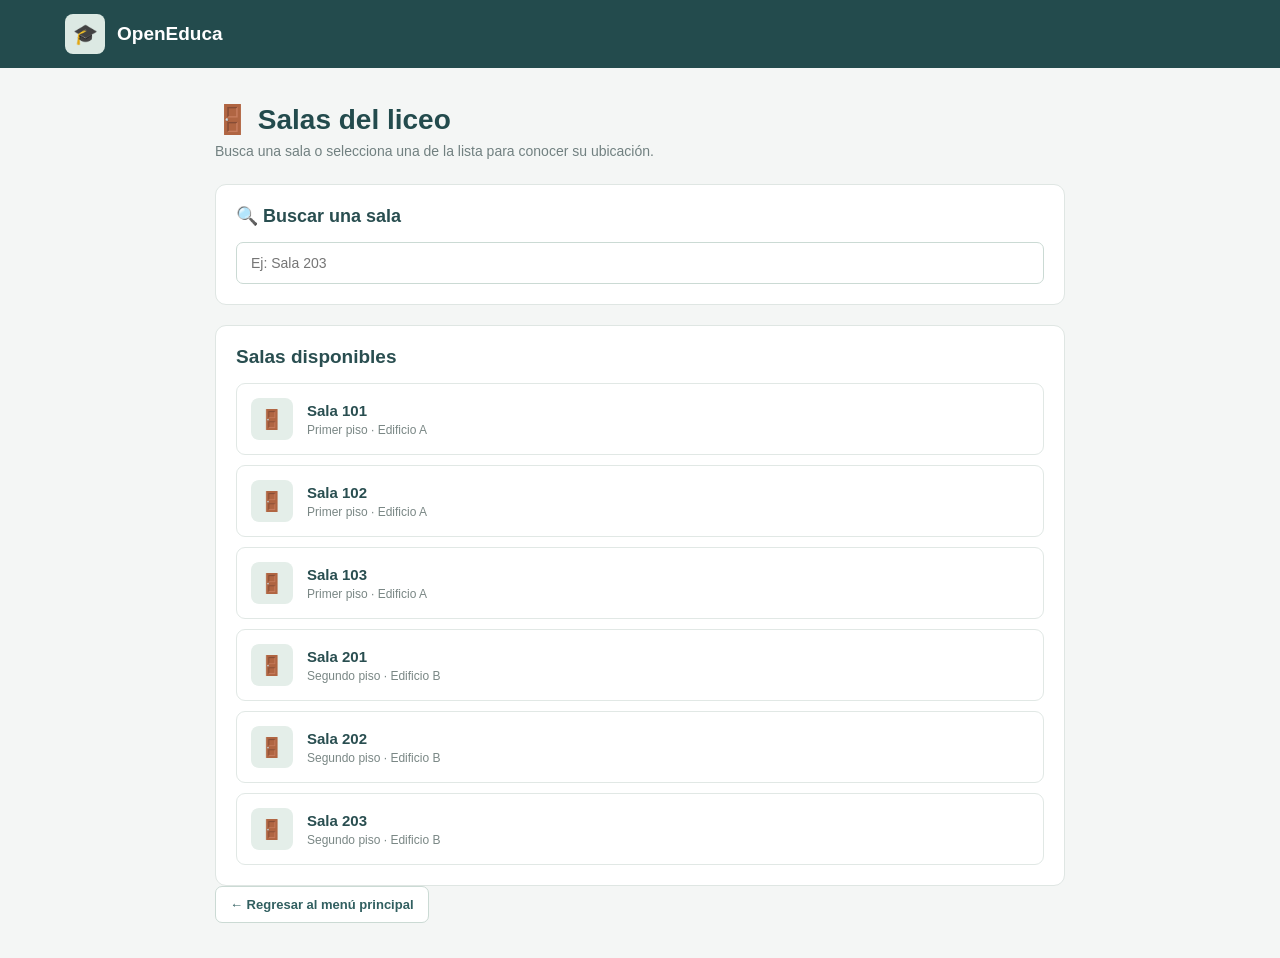
<file: EducaT/web/salas.html>
<!DOCTYPE html>
<html lang="es">

<head>

    <meta charset="UTF-8">

    <meta name="viewport"
          content="width=device-width, initial-scale=1.0">

    <title>Salas - OpenEduca</title>

    <link rel="stylesheet" href="style.css">

</head>


<body>


<header>

    <div class="logo">

        <div class="logo-icon">
            🎓
        </div>

        <h2>
            OpenEduca
        </h2>

    </div>

</header>


<main class="pagina-salas">


    <section class="bienvenida">

        <h1>
            🚪 Salas del liceo
        </h1>

        <p>
            Busca una sala o selecciona una de la lista
            para conocer su ubicación.
        </p>

    </section>


    <!-- BUSCADOR -->

    <section class="buscador-salas">

        <h2>
            🔍 Buscar una sala
        </h2>

        <input
            type="text"
            id="busquedaSala"
            placeholder="Ej: Sala 203"
            onkeyup="buscarSala()">

    </section>


    <!-- LISTA -->

    <section class="lista-salas">

        <h2>
            Salas disponibles
        </h2>


        <div id="listaSalas">


            <button
                class="sala-item"
                onclick="mostrarEnMapa('Sala 101')">

                <div class="sala-icon">
                    🚪
                </div>

                <div class="sala-info">

                    <h3>
                        Sala 101
                    </h3>

                    <p>
                        Primer piso · Edificio A
                    </p>

                </div>

            </button>


            <button
                class="sala-item"
                onclick="mostrarEnMapa('Sala 102')">

                <div class="sala-icon">
                    🚪
                </div>

                <div class="sala-info">

                    <h3>
                        Sala 102
                    </h3>

                    <p>
                        Primer piso · Edificio A
                    </p>

                </div>

            </button>


            <button
                class="sala-item"
                onclick="mostrarEnMapa('Sala 103')">

                <div class="sala-icon">
                    🚪
                </div>

                <div class="sala-info">

                    <h3>
                        Sala 103
                    </h3>

                    <p>
                        Primer piso · Edificio A
                    </p>

                </div>

            </button>


            <button
                class="sala-item"
                onclick="mostrarEnMapa('Sala 201')">

                <div class="sala-icon">
                    🚪
                </div>

                <div class="sala-info">

                    <h3>
                        Sala 201
                    </h3>

                    <p>
                        Segundo piso · Edificio B
                    </p>

                </div>

            </button>


            <button
                class="sala-item"
                onclick="mostrarEnMapa('Sala 202')">

                <div class="sala-icon">
                    🚪
                </div>

                <div class="sala-info">

                    <h3>
                        Sala 202
                    </h3>

                    <p>
                        Segundo piso · Edificio B
                    </p>

                </div>

            </button>


            <button
                class="sala-item"
                onclick="mostrarEnMapa('Sala 203')">

                <div class="sala-icon">
                    🚪
                </div>

                <div class="sala-info">

                    <h3>
                        Sala 203
                    </h3>

                    <p>
                        Segundo piso · Edificio B
                    </p>

                </div>

            </button>


        </div>

    </section>


    <section
        id="sinResultados"
        class="sin-resultados">

        <p>
            No se encontró ninguna sala.
        </p>

    </section>


    <a
        href="proyecto.html"
        class="regresar">

        ← Regresar al menú principal

    </a>


</main>


<script>

function buscarSala() {

    const texto =
        document
        .getElementById("busquedaSala")
        .value
        .toLowerCase();


    const salas =
        document.querySelectorAll(".sala-item");


    let encontradas = 0;


    salas.forEach(function(sala) {

        const nombre =
            sala
            .querySelector("h3")
            .textContent
            .toLowerCase();


        if (nombre.includes(texto)) {

            sala.style.display = "flex";

            encontradas++;

        } else {

            sala.style.display = "none";

        }

    });


    const mensaje =
        document.getElementById("sinResultados");


    if (encontradas === 0) {

        mensaje.style.display = "block";

    } else {

        mensaje.style.display = "none";

    }

}


function mostrarEnMapa(sala) {

    alert(
        "Sala seleccionada:\n\n" +
        sala +
        "\n\n" +
        "Aquí se mostrará su ubicación en el mapa interactivo."
    );

}

</script>


</body>

</html>
</file>
<file: EducaT/web/style.css>
/* =========================
   CONFIGURACIÓN GENERAL
========================= */

* {
    box-sizing: border-box;
    margin: 0;
    padding: 0;
}

body {
    font-family: Arial, Helvetica, sans-serif;
    background: #f4f6f5;
    color: #26383a;
    transition: 0.3s;
}

button {
    font-family: inherit;
}


/* =========================
   CABECERA
========================= */

header {
    height: 68px;
    background: #234b4d;
    color: white;

    display: flex;
    align-items: center;
    justify-content: space-between;

    /* MODIFICADO:
       Centra la cabecera con el contenido principal */
    padding: 0 max(30px, calc((100% - 1200px) / 2 + 25px));
}

.logo {
    display: flex;
    align-items: center;
    gap: 12px;
}

.logo-icon {
    width: 40px;
    height: 40px;

    background: #dce9e3;
    color: #234b4d;

    border-radius: 8px;

    display: flex;
    align-items: center;
    justify-content: center;

    font-size: 20px;
}

.logo h2 {
    font-size: 19px;
    font-weight: 600;
}


/* =========================
   BOTONES DEL HEADER
========================= */

.header-buttons {
    display: flex;
    align-items: center;
    gap: 5px;
}

.header-button {
    width: 40px;
    height: 40px;

    border: none;
    border-radius: 7px;

    background: transparent;
    color: white;

    font-size: 18px;

    cursor: pointer;
}

.header-button:hover {
    background: #315d5f;
}


/* =========================
   BOTÓN INICIAR SESIÓN
========================= */

.login-header-button {
    text-decoration: none;

    background: #dce9e3;
    color: #234b4d;

    padding: 9px 14px;

    border-radius: 7px;

    font-size: 13px;
    font-weight: bold;

    margin-left: 8px;

    transition: 0.2s;
}

.login-header-button:hover {
    background: white;
}


/* =========================
   CONTENIDO
========================= */

main {
    max-width: 1200px;
    margin: auto;

    padding: 35px 25px;
}

.bienvenida {
    margin-bottom: 25px;
}

.bienvenida h1 {
    color: #234b4d;
    font-size: 28px;
    margin-bottom: 7px;
}

.bienvenida p {
    color: #718080;
    font-size: 14px;
}


/* =========================
   MENÚ PRINCIPAL
========================= */

.menu {
    display: grid;

    grid-template-columns: repeat(4, 1fr);

    gap: 14px;

    margin-bottom: 22px;
}

.menu-button {
    background: white;

    border: 1px solid #dfe6e3;

    border-radius: 9px;

    padding: 18px;

    text-align: left;

    cursor: pointer;

    transition: 0.2s;
}

.menu-button:hover {
    border-color: #94b5a7;
    transform: translateY(-2px);
}

.menu-icon {
    width: 38px;
    height: 38px;

    background: #e4eee9;

    border-radius: 8px;

    display: flex;
    align-items: center;
    justify-content: center;

    margin-bottom: 12px;

    font-size: 18px;
}

.menu-button h3 {
    color: #294e50;
    font-size: 15px;

    margin-bottom: 5px;
}

.menu-button p {
    color: #7a8785;
    font-size: 12px;
}


/* =========================
   CONTENEDOR PRINCIPAL
========================= */

.contenedor {
    display: grid;

    grid-template-columns: 2fr 1fr;

    gap: 20px;
}

.tarjeta {
    background: white;

    border: 1px solid #dfe6e3;

    border-radius: 11px;

    padding: 20px;
}

.tarjeta h2 {
    color: #294e50;

    font-size: 19px;

    margin-bottom: 15px;
}


/* =========================
   MAPA
========================= */

.mapa-superior {
    display: flex;

    justify-content: space-between;

    align-items: center;

    margin-bottom: 15px;
}

.mapa-superior h2 {
    margin-bottom: 0;
}

.abrir-maps {
    text-decoration: none;

    color: #315f60;

    font-size: 13px;

    border: 1px solid #cbdad4;

    padding: 7px 10px;

    border-radius: 6px;
}

.abrir-maps:hover {
    background: #edf4f1;
}

.mapa {
    width: 100%;
    height: 400px;

    border-radius: 9px;

    overflow: hidden;

    border: 1px solid #d8dfdc;
}

.mapa iframe {
    width: 100%;
    height: 100%;

    border: 0;
}


/* =========================
   INFORMACIÓN
========================= */

.dato {
    padding: 13px 0;

    border-bottom: 1px solid #e8ecea;
}

.dato:last-child {
    border-bottom: none;
}

.dato strong {
    display: block;

    color: #315657;

    font-size: 14px;

    margin-bottom: 5px;
}

.dato span {
    color: #788583;

    font-size: 13px;

    line-height: 1.5;
}


/* =========================
   PANELES
========================= */

.panel {
    position: fixed;

    top: 68px;
    right: 25px;

    width: 290px;

    background: white;

    border: 1px solid #dce3e0;

    border-radius: 9px;

    box-shadow:
        0 8px 25px rgba(0, 0, 0, 0.12);

    padding: 20px;

    display: none;

    z-index: 100;
}

.panel.mostrar {
    display: block;
}

.panel h3 {
    color: #294e50;

    margin-bottom: 15px;
}

.panel-opcion {
    display: flex;

    justify-content: space-between;

    align-items: center;

    padding: 12px 0;

    border-bottom: 1px solid #edf0ef;

    font-size: 14px;
}

.panel-opcion:last-child {
    border-bottom: none;
}


/* =========================
   SWITCH
========================= */

.switch {
    width: 40px;
    height: 21px;

    background: #cbd5d1;

    border-radius: 20px;

    cursor: pointer;

    position: relative;
}

.switch::after {
    content: "";

    position: absolute;

    width: 17px;
    height: 17px;

    top: 2px;
    left: 2px;

    background: white;

    border-radius: 50%;

    transition: 0.2s;
}

.switch.activo {
    background: #4f7d70;
}

.switch.activo::after {
    left: 21px;
}


/* =========================
   NOTIFICACIONES
========================= */

.notificacion {
    background: #f1f5f3;

    padding: 11px;

    border-radius: 7px;

    margin-bottom: 8px;

    font-size: 13px;

    color: #526260;
}


/* =========================
   FOOTER
========================= */

footer {
    text-align: center;

    padding: 25px;

    color: #87928f;

    font-size: 12px;
}


/* =========================================================
   PÁGINA DE SALAS
========================================================= */

.pagina-salas {
    max-width: 900px;
}

.buscador-salas {
    background: white;

    border: 1px solid #dfe6e3;

    border-radius: 11px;

    padding: 20px;

    margin-bottom: 20px;
}

.buscador-salas h2 {
    color: #294e50;

    font-size: 18px;

    margin-bottom: 15px;
}

.buscador-salas input {
    width: 100%;

    padding: 12px 14px;

    border: 1px solid #cbdad4;

    border-radius: 7px;

    font-family: inherit;

    font-size: 14px;

    outline: none;

    transition: 0.2s;
}

.buscador-salas input:focus {
    border-color: #4f7d70;

    box-shadow:
        0 0 0 2px rgba(79, 125, 112, 0.12);
}


/* =========================
   LISTA DE SALAS
========================= */

.lista-salas {
    background: white;

    border: 1px solid #dfe6e3;

    border-radius: 11px;

    padding: 20px;
}

.lista-salas h2 {
    color: #294e50;

    font-size: 19px;

    margin-bottom: 15px;
}


/* =========================
   SALAS INDIVIDUALES
========================= */

.sala-item {
    width: 100%;

    display: flex;

    align-items: center;

    gap: 14px;

    background: white;

    border: 1px solid #e1e8e5;

    border-radius: 9px;

    padding: 14px;

    margin-bottom: 10px;

    text-align: left;

    cursor: pointer;

    transition: 0.2s;
}

.sala-item:last-child {
    margin-bottom: 0;
}

.sala-item:hover {
    border-color: #94b5a7;

    background: #f7faf8;

    transform: translateX(3px);
}


/* =========================
   ICONO DE SALA
========================= */

.sala-icon {
    width: 42px;
    height: 42px;

    min-width: 42px;

    background: #e4eee9;

    border-radius: 8px;

    display: flex;

    align-items: center;
    justify-content: center;

    font-size: 19px;
}


/* =========================
   INFORMACIÓN DE SALA
========================= */

.sala-info h3 {
    color: #294e50;

    font-size: 15px;

    margin-bottom: 4px;
}

.sala-info p {
    color: #7a8785;

    font-size: 12px;
}


/* =========================
   SIN RESULTADOS
========================= */

.sin-resultados {
    display: none;

    background: white;

    border: 1px solid #dfe6e3;

    border-radius: 9px;

    padding: 20px;

    margin-top: 15px;

    text-align: center;

    color: #7a8785;

    font-size: 14px;
}


/* =========================================================
   PÁGINA DE HORARIOS
========================================================= */

.pagina-horarios {
    max-width: 900px;
}


/* =========================
   BUSCADOR DE HORARIOS
========================= */

.buscador-horarios {
    background: white;

    border: 1px solid #dfe6e3;

    border-radius: 11px;

    padding: 20px;

    margin-bottom: 20px;
}

.buscador-horarios h2 {
    color: #294e50;

    font-size: 18px;

    margin-bottom: 18px;
}


/* =========================
   FORMULARIO DE HORARIO
========================= */

.formulario-horario {
    display: grid;

    grid-template-columns: 1fr 1fr auto;

    gap: 14px;

    align-items: end;
}

.formulario-horario label {
    display: block;

    color: #526260;

    font-size: 13px;

    font-weight: bold;

    margin-bottom: 6px;
}

.formulario-horario select {
    width: 100%;

    padding: 11px 12px;

    background: white;

    border: 1px solid #cbdad4;

    border-radius: 7px;

    color: #526260;

    font-family: inherit;

    font-size: 13px;

    outline: none;

    cursor: pointer;
}

.formulario-horario select:focus {
    border-color: #4f7d70;

    box-shadow:
        0 0 0 2px rgba(79, 125, 112, 0.12);
}


/* =========================
   BOTÓN BUSCAR HORARIO
========================= */

.buscar-horario-button {
    padding: 11px 16px;

    border: none;

    border-radius: 7px;

    background: #315f60;

    color: white;

    font-family: inherit;

    font-size: 13px;

    font-weight: bold;

    cursor: pointer;

    transition: 0.2s;

    white-space: nowrap;
}

.buscar-horario-button:hover {
    background: #234b4d;
}


/* =========================
   RESULTADO DEL HORARIO
========================= */

.resultado-horario {
    background: white;

    border: 1px solid #dfe6e3;

    border-radius: 11px;

    padding: 20px;

    margin-bottom: 20px;
}

.resultado-horario h2 {
    color: #294e50;

    font-size: 19px;

    margin-bottom: 15px;
}

.horario-ayuda {
    color: #7a8785;

    font-size: 13px;
}


/* =========================
   ERROR HORARIO
========================= */

.horario-error {
    background: #fff4f2;

    border: 1px solid #efd6d1;

    color: #a35d52;

    border-radius: 7px;

    padding: 12px;

    font-size: 13px;
}


/* =========================
   ELEMENTOS DEL HORARIO
========================= */

.horario-item {
    display: grid;

    grid-template-columns: 150px 1fr 180px;

    align-items: center;

    gap: 15px;

    padding: 14px;

    margin-bottom: 10px;

    background: #f5f8f6;

    border: 1px solid #e1e8e5;

    border-radius: 8px;

    transition: 0.2s;
}

.horario-item:last-child {
    margin-bottom: 0;
}

.horario-item:hover {
    border-color: #a7c0b5;

    transform: translateX(2px);
}

.horario-item strong {
    color: #315f60;

    font-size: 13px;
}

.horario-item span {
    color: #294e50;

    font-size: 14px;

    font-weight: bold;
}

.horario-item small {
    color: #718080;

    font-size: 12px;
}


/* =========================================================
   BOTÓN REGRESAR
========================================================= */

.regresar {
    display: inline-block;

    text-decoration: none;

    color: #315f60;

    background: white;

    border: 1px solid #cbdad4;

    border-radius: 7px;

    padding: 10px 14px;

    font-size: 13px;

    font-weight: bold;

    transition: 0.2s;
}

.regresar:hover {
    background: #edf4f1;

    border-color: #94b5a7;

    transform: translateX(-2px);
}


/* =========================================================
   MODO OSCURO
========================================================= */

body.oscuro {
    background: #202b2c;

    color: #eeeeee;
}

body.oscuro .tarjeta,
body.oscuro .menu-button,
body.oscuro .panel,
body.oscuro .buscador-salas,
body.oscuro .lista-salas,
body.oscuro .sin-resultados,
body.oscuro .buscador-horarios,
body.oscuro .resultado-horario,
body.oscuro .regresar {
    background: #2c393a;

    border-color: #415050;
}

body.oscuro .bienvenida h1,
body.oscuro .tarjeta h2,
body.oscuro .menu-button h3,
body.oscuro .dato strong,
body.oscuro .panel h3,
body.oscuro .buscador-salas h2,
body.oscuro .lista-salas h2,
body.oscuro .buscador-horarios h2,
body.oscuro .resultado-horario h2 {
    color: #dce9e3;
}

body.oscuro .bienvenida p,
body.oscuro .menu-button p,
body.oscuro .dato span {
    color: #b5c0be;
}

body.oscuro .menu-icon {
    background: #3b4b4b;
}

body.oscuro .notificacion {
    background: #354344;

    color: #c9d3d0;
}

body.oscuro .login-header-button {
    background: #dce9e3;

    color: #234b4d;
}


/* =========================
   MODO OSCURO - SALAS
========================= */

body.oscuro .buscador-salas input {
    background: #354344;

    border-color: #536363;

    color: #eeeeee;
}

body.oscuro .sala-item {
    background: #2c393a;

    border-color: #415050;
}

body.oscuro .sala-item:hover {
    background: #354344;

    border-color: #66847a;
}

body.oscuro .sala-icon {
    background: #3b4b4b;
}

body.oscuro .sala-info h3 {
    color: #dce9e3;
}

body.oscuro .sala-info p,
body.oscuro .sin-resultados {
    color: #b5c0be;
}


/* =========================
   MODO OSCURO - HORARIOS
========================= */

body.oscuro .formulario-horario select {
    background: #354344;

    border-color: #536363;

    color: #eeeeee;
}

body.oscuro .formulario-horario label {
    color: #c9d3d0;
}

body.oscuro .horario-item {
    background: #354344;

    border-color: #465656;
}

body.oscuro .horario-item strong,
body.oscuro .horario-item span {
    color: #dce9e3;
}

body.oscuro .horario-item small,
body.oscuro .horario-ayuda {
    color: #b5c0be;
}

body.oscuro .regresar {
    color: #dce9e3;
}


/* =========================================================
   RESPONSIVE
========================================================= */

@media (max-width: 850px) {

    .menu {
        grid-template-columns: repeat(2, 1fr);
    }

    .contenedor {
        grid-template-columns: 1fr;
    }

}


@media (max-width: 700px) {

    .formulario-horario {
        grid-template-columns: 1fr;
    }

    .buscar-horario-button {
        width: 100%;
    }

    .horario-item {
        grid-template-columns: 1fr;

        gap: 7px;
    }

}


@media (max-width: 500px) {

    header {
        padding: 0 15px;
    }

    .logo h2 {
        font-size: 16px;
    }

    .header-buttons {
        gap: 2px;
    }

    .header-button {
        width: 35px;

        font-size: 16px;
    }

    .login-header-button {
        padding: 8px 10px;

        font-size: 11px;

        margin-left: 3px;
    }

    main {
        padding: 25px 15px;
    }

    .menu {
        grid-template-columns: repeat(2, 1fr);
    }

    .menu-button {
        padding: 14px;
    }

    .menu-button p {
        display: none;
    }

    .mapa {
        height: 350px;
    }

    .panel {
        left: 15px;
        right: 15px;

        width: auto;
    }

    .buscador-salas,
    .lista-salas,
    .buscador-horarios,
    .resultado-horario {
        padding: 15px;
    }

    .sala-item {
        padding: 12px;
    }

    .sala-icon {
        width: 38px;
        height: 38px;

        min-width: 38px;
    }

}
</file>
<file: Proyecto Final/login.css>
/* =========================
   CONFIGURACIÓN GENERAL
========================= */

* {
    box-sizing: border-box;
    margin: 0;
    padding: 0;
}

body {

    font-family:
        Arial,
        Helvetica,
        sans-serif;

    background: #f4f6f5;

    color: #26383a;

    min-height: 100vh;

    display: flex;

    justify-content: center;

    align-items: center;
}


/* =========================
   CONTENEDOR
========================= */

.login-container {

    width: 100%;

    max-width: 430px;

    padding: 25px;
}


/* =========================
   LOGO
========================= */

.login-logo {

    text-align: center;

    margin-bottom: 25px;
}


.logo-icon {

    width: 55px;
    height: 55px;

    margin: 0 auto 12px;

    background: #234b4d;

    color: white;

    border-radius: 12px;

    display: flex;

    align-items: center;

    justify-content: center;

    font-size: 27px;
}


.login-logo h1 {

    color: #234b4d;

    font-size: 26px;

    margin-bottom: 5px;
}


.login-logo p {

    color: #718080;

    font-size: 13px;
}


/* =========================
   TARJETA LOGIN
========================= */

.login-card {

    background: white;

    border: 1px solid #dfe6e3;

    border-radius: 12px;

    padding: 30px;

    box-shadow:
        0 8px 25px rgba(0, 0, 0, 0.06);
}


.login-card h2 {

    color: #294e50;

    font-size: 21px;

    margin-bottom: 7px;
}


.login-descripcion {

    color: #7a8785;

    font-size: 13px;

    margin-bottom: 25px;
}


/* =========================
   CAMPOS
========================= */

.campo {

    margin-bottom: 18px;
}


.campo label {

    display: block;

    color: #315657;

    font-size: 13px;

    font-weight: bold;

    margin-bottom: 7px;
}


.campo input {

    width: 100%;

    padding: 12px;

    border: 1px solid #cfd9d5;

    border-radius: 7px;

    font-size: 14px;

    outline: none;

    transition: 0.2s;
}


.campo input:focus {

    border-color: #4f7d70;

    box-shadow:
        0 0 0 3px rgba(79, 125, 112, 0.1);
}


/* =========================
   RECORDAR SESIÓN
========================= */

.recordar {

    margin-bottom: 20px;

    font-size: 13px;

    color: #687774;
}


.recordar label {

    display: flex;

    align-items: center;

    gap: 7px;

    cursor: pointer;
}


.recordar input {

    cursor: pointer;
}


/* =========================
   BOTÓN LOGIN
========================= */

.boton-login {

    width: 100%;

    padding: 12px;

    border: none;

    border-radius: 7px;

    background: #234b4d;

    color: white;

    font-size: 14px;

    font-weight: bold;

    cursor: pointer;

    transition: 0.2s;
}


.boton-login:hover {

    background: #315d5f;
}


/* =========================
   MENSAJE
========================= */

.mensaje {

    text-align: center;

    font-size: 13px;

    margin-top: 15px;
}


.mensaje.error {

    color: #b94a48;
}


.mensaje.correcto {

    color: #4f7d70;
}


/* =========================
   AYUDA
========================= */

.ayuda {

    text-align: center;

    border-top: 1px solid #e8ecea;

    margin-top: 25px;

    padding-top: 20px;
}


.ayuda p {

    color: #526260;

    font-size: 13px;

    margin-bottom: 5px;
}


.ayuda span {

    color: #87928f;

    font-size: 12px;
}


/* =========================
   BOTÓN REGRESAR
========================= */

.boton-regresar {

    display: block;

    text-align: center;

    margin-top: 20px;

    color: #315f60;

    text-decoration: none;

    font-size: 13px;
}


.boton-regresar:hover {

    text-decoration: underline;
}


/* =========================
   RESPONSIVE
========================= */

@media (max-width: 500px) {

    .login-container {

        padding: 15px;
    }

    .login-card {

        padding: 25px 20px;
    }

}
</file>
<file: EducaT/web/login.css>
/* =========================
   CONFIGURACIÓN GENERAL
========================= */

* {
    box-sizing: border-box;
    margin: 0;
    padding: 0;
}

body {

    font-family:
        Arial,
        Helvetica,
        sans-serif;

    background: #f4f6f5;

    color: #26383a;

    min-height: 100vh;

    display: flex;

    justify-content: center;

    align-items: center;
}


/* =========================
   CONTENEDOR
========================= */

.login-container {

    width: 100%;

    max-width: 430px;

    padding: 25px;
}


/* =========================
   LOGO
========================= */

.login-logo {

    text-align: center;

    margin-bottom: 25px;
}


.logo-icon {

    width: 55px;
    height: 55px;

    margin: 0 auto 12px;

    background: #234b4d;

    color: white;

    border-radius: 12px;

    display: flex;

    align-items: center;

    justify-content: center;

    font-size: 27px;
}


.login-logo h1 {

    color: #234b4d;

    font-size: 26px;

    margin-bottom: 5px;
}


.login-logo p {

    color: #718080;

    font-size: 13px;
}


/* =========================
   TARJETA LOGIN
========================= */

.login-card {

    background: white;

    border: 1px solid #dfe6e3;

    border-radius: 12px;

    padding: 30px;

    box-shadow:
        0 8px 25px rgba(0, 0, 0, 0.06);
}


.login-card h2 {

    color: #294e50;

    font-size: 21px;

    margin-bottom: 7px;
}


.login-descripcion {

    color: #7a8785;

    font-size: 13px;

    margin-bottom: 25px;
}


/* =========================
   CAMPOS
========================= */

.campo {

    margin-bottom: 18px;
}


.campo label {

    display: block;

    color: #315657;

    font-size: 13px;

    font-weight: bold;

    margin-bottom: 7px;
}


.campo input {

    width: 100%;

    padding: 12px;

    border: 1px solid #cfd9d5;

    border-radius: 7px;

    font-size: 14px;

    outline: none;

    transition: 0.2s;
}


.campo input:focus {

    border-color: #4f7d70;

    box-shadow:
        0 0 0 3px rgba(79, 125, 112, 0.1);
}


/* =========================
   RECORDAR SESIÓN
========================= */

.recordar {

    margin-bottom: 20px;

    font-size: 13px;

    color: #687774;
}


.recordar label {

    display: flex;

    align-items: center;

    gap: 7px;

    cursor: pointer;
}


.recordar input {

    cursor: pointer;
}


/* =========================
   BOTÓN LOGIN
========================= */

.boton-login {

    width: 100%;

    padding: 12px;

    border: none;

    border-radius: 7px;

    background: #234b4d;

    color: white;

    font-size: 14px;

    font-weight: bold;

    cursor: pointer;

    transition: 0.2s;
}


.boton-login:hover {

    background: #315d5f;
}


/* =========================
   MENSAJE
========================= */

.mensaje {

    text-align: center;

    font-size: 13px;

    margin-top: 15px;
}


.mensaje.error {

    color: #b94a48;
}


.mensaje.correcto {

    color: #4f7d70;
}


/* =========================
   AYUDA
========================= */

.ayuda {

    text-align: center;

    border-top: 1px solid #e8ecea;

    margin-top: 25px;

    padding-top: 20px;
}


.ayuda p {

    color: #526260;

    font-size: 13px;

    margin-bottom: 5px;
}


.ayuda span {

    color: #87928f;

    font-size: 12px;
}


/* =========================
   BOTÓN REGRESAR
========================= */

.boton-regresar {

    display: block;

    text-align: center;

    margin-top: 20px;

    color: #315f60;

    text-decoration: none;

    font-size: 13px;
}


.boton-regresar:hover {

    text-decoration: underline;
}


/* =========================
   RESPONSIVE
========================= */

@media (max-width: 500px) {

    .login-container {

        padding: 15px;
    }

    .login-card {

        padding: 25px 20px;
    }

}
</file>
